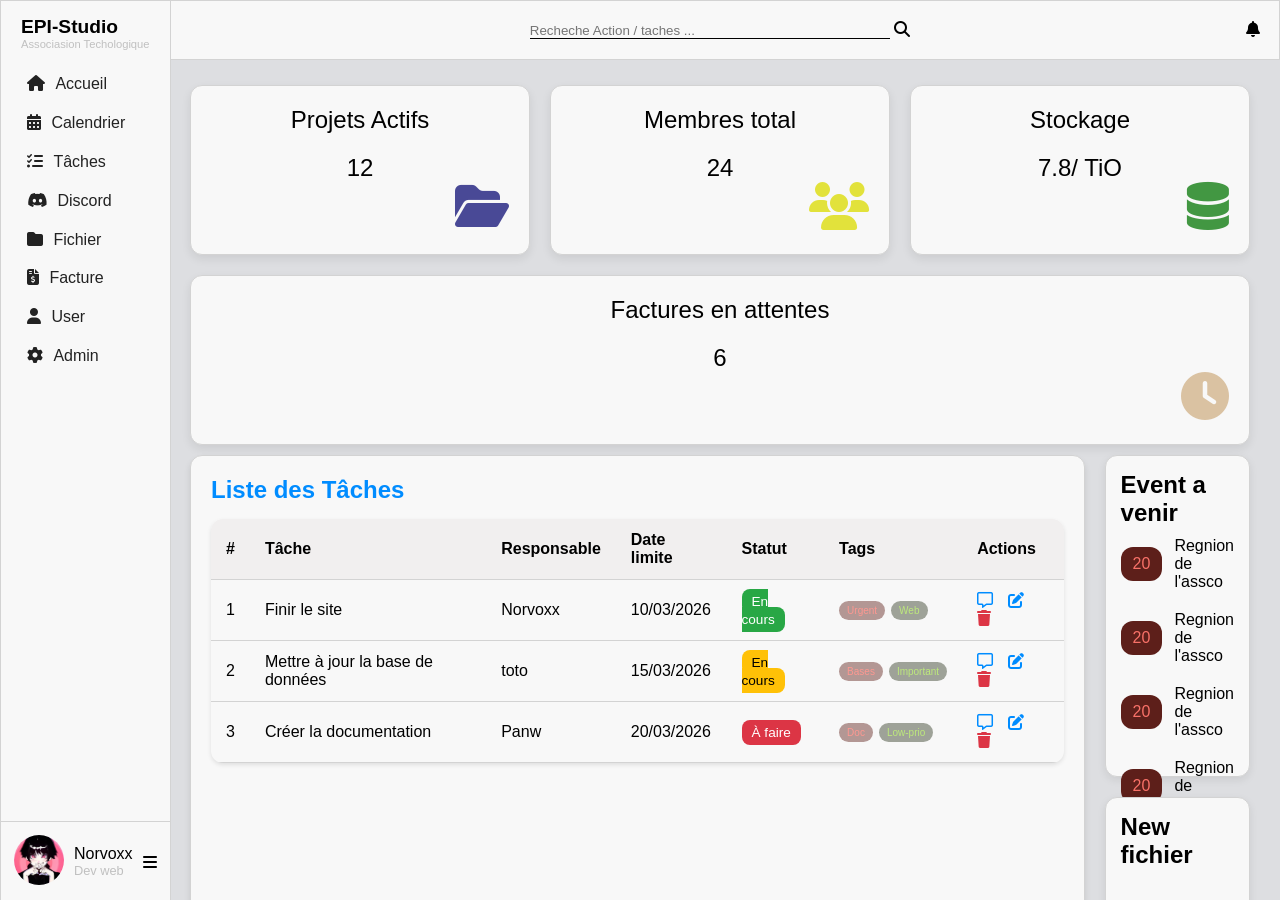
<file: index.html>
<!doctype html>
<html lang="en">
  <head>
    <meta charset="UTF-8" />
    <meta name="viewport" content="width=device-width, initial-scale=1.0" />
    <title>EPI Comptability</title>
    <link rel="stylesheet" href="./css/root.css" />
    <link rel="stylesheet" href="./css/nav-left.css" />
    <link rel="stylesheet" href="./css/header.css" />

    <link rel="stylesheet" href="./css/pages/taches.css" />

    <link rel="stylesheet" href="./css/pages/index.css" />
    <link
      rel="stylesheet"
      href="https://cdnjs.cloudflare.com/ajax/libs/font-awesome/6.5.0/css/all.min.css"
    />
  </head>

  <body>
    <section class="container-nav-left">
      <nav class="nav-left">
        <div>
          <div class="container-title">
            <div class="title-text">
              <span class="main-title">EPI<span>-Studio</span></span>
              <span class="subtitle">Associasion Techologique</span>
            </div>
          </div>
          <ul>
            <!-- i acceuil-->
            <li>
              <a href="/index.html">
                <i class="fa-solid fa-house"></i>
                <p>Accueil</p>
              </a>
            </li>

            <!-- i calendrier-->
            <li>
              <a href="/calendrier.html">
                <i class="fa-solid fa-calendar-days"></i>
                <p>Calendrier</p>
              </a>
            </li>

            <!-- i taches-->
            <li>
              <a href="/taches.html">
                <i class="fa-solid fa-list-check"></i>
                <p>Tâches</p>
              </a>
            </li>

            <!-- i discord-->
            <li>
              <a href="#">
                <i class="fa-brands fa-discord"></i>
                <p>Discord</p>
              </a>
            </li>

            <!-- i fichier-->
            <li>
              <a href="/fichier.html">
                <i class="fa-solid fa-folder"></i>
                <p>Fichier</p>
              </a>
            </li>

            <!-- i facture-->

            <li>
              <a href="/facture.html">
                <i class="fa-solid fa-file-invoice-dollar"></i>
                <p>Facture</p>
              </a>
            </li>

            <!-- i user-->
            <li>
              <a href="/user.html">
                <i class="fa-solid fa-user"></i>
                <p>User</p>
              </a>
            </li>

            <!-- i admin-->
            <li>
              <a href="/admin.html">
                <i class="fa-solid fa-gear"></i>
                <p>Admin</p>
              </a>
            </li>
          </ul>
        </div>
        <div class="nav-login">
          <div><img src="./imgs/logoNorvoxx.png" alt="" /></div>
          <div>
            <p>Norvoxx</p>
            <p class="subtitle">Dev web</p>
          </div>
          <i class="fa-solid fa-bars"></i>
        </div>
      </nav>
    </section>

    <main class="main-container">
    <section class="main-container">
        <section class="header-container">
          <header>
            <div class="header-search">
              <input type="text" placeholder="Recheche Action / taches ..." />
              <!-- https://fontawesome.com/icons/magnifying-glass?f=classic&s=solid -->
              <i class="fa-solid fa-magnifying-glass"></i>
            </div>
            <ul>
              <li>
                <!-- https://fontawesome.com/icons/bell?f=classic&s=solid -->
                <i class="fa-solid fa-bell"></i>
              </li>
            </ul>
          </header>
        </section>

        <section class="dashboard">
          <div class="top-box">
            <div class="box box-actif">
              <span class="title-box">Projets Actifs</span>
              <span class="number-box">12</span>
              <!--https://fontawesome.com/icons/diagram-project?s=solid-->
              <!--https://fontawesome.com/icons/folder-open?s=solid-->
              <i class="fa-solid fa-folder-open"></i>
              <!-- <i class="fa-solid fa-diagram-project"></i> -->
            </div>
            <div class="box box-membres">
              <span class="title-box">Membres total</span>
              <span class="number-box">24</span>
              <!--https://fontawesome.com/v4/icon/users-->
              <i class="fa-solid fa-users"></i>
            </div>
            <div class="box box-stockage">
              <span class="title-box">Stockage</span>
              <span class="number-box">7.8/ TiO</span>
              <!--https://fontawesome.com/icons/database?s=solid-->
              <i class="fa-solid fa-database"></i>
            </div>
            <div class="box box-attente">
              <span class="title-box">Factures en attentes</span>
              <span class="number-box">6</span>
              <!--https://fontawesome.com/icons/clock?s=solid-->
              <i class="fa-solid fa-clock"></i>
            </div>
          </div>
          <div class="main-box">
            <div>
              <div class="box table">
                <div class="task-table-container">
                  <h2>Liste des Tâches</h2>
                  <table class="task-table">
                    <thead>
                      <tr>
                        <th>#</th>
                        <th>Tâche</th>
                        <th>Responsable</th>
                        <th>Date limite</th>
                        <th>Statut</th>
                        <th>Tags</th>
                        <th>Actions</th>
                      </tr>
                    </thead>
                    <tbody>
                      <tr>
                        <td>1</td>
                        <td>Finir le site</td>
                        <td>Norvoxx</td>
                        <td>10/03/2026</td>
                        <td><span class="status completed">En cours</span></td>
                        <td>
                          <ul class="tag">
                            <li>Urgent</li>
                            <li>Web</li>
                          </ul>
                        </td>
                        <td>
                          <i class="fa-regular fa-message edit"></i>
                          <i class="fa-solid fa-pen-to-square edit"></i>
                          <i class="fa-solid fa-trash delete"></i>
                        </td>
                      </tr>
                      <tr>
                        <td>2</td>
                        <td>Mettre à jour la base de données</td>
                        <td>toto</td>
                        <td>15/03/2026</td>
                        <td>
                          <span class="status in-progress">En cours</span>
                        </td>
                        <td>
                          <ul class="tag">
                            <li>Bases</li>
                            <li>Important</li>
                          </ul>
                        </td>
                        <td>
                          <i class="fa-regular fa-message edit"></i>
                          <i class="fa-solid fa-pen-to-square edit"></i>
                          <i class="fa-solid fa-trash delete"></i>
                        </td>
                      </tr>
                      <tr>
                        <td>3</td>
                        <td>Créer la documentation</td>
                        <td>Panw</td>
                        <td>20/03/2026</td>
                        <td><span class="status pending">À faire</span></td>
                        <td>
                          <ul class="tag">
                            <li>Doc</li>
                            <li>Low-prio</li>
                          </ul>
                        </td>
                        <td>
                          <i class="fa-regular fa-message edit"></i>
                          <i class="fa-solid fa-pen-to-square edit"></i>
                          <i class="fa-solid fa-trash delete"></i>
                        </td>
                      </tr>
                    </tbody>
                  </table>
                </div>
              </div>
            </div>
            <div class="event-box">
              <div class="box">
                <h2>Event a venir</h2>
                <ul>
                  <li class="event-list">
                    <p>20</p>
                    <p>Regnion de l'assco</p>
                  </li>
                  <li class="event-list">
                    <p>20</p>
                    <p>Regnion de l'assco</p>
                  </li>
                  <li class="event-list">
                    <p>20</p>
                    <p>Regnion de l'assco</p>
                  </li>
                  <li class="event-list">
                    <p>20</p>
                    <p>Regnion de l'assco</p>
                  </li>
                </ul>
              </div>
              <div class="box">
                <h2>New fichier</h2>
              </div>
            </div>
          </div>
        </section>
      </main>
    </section>
  </body>
</html>
</file>
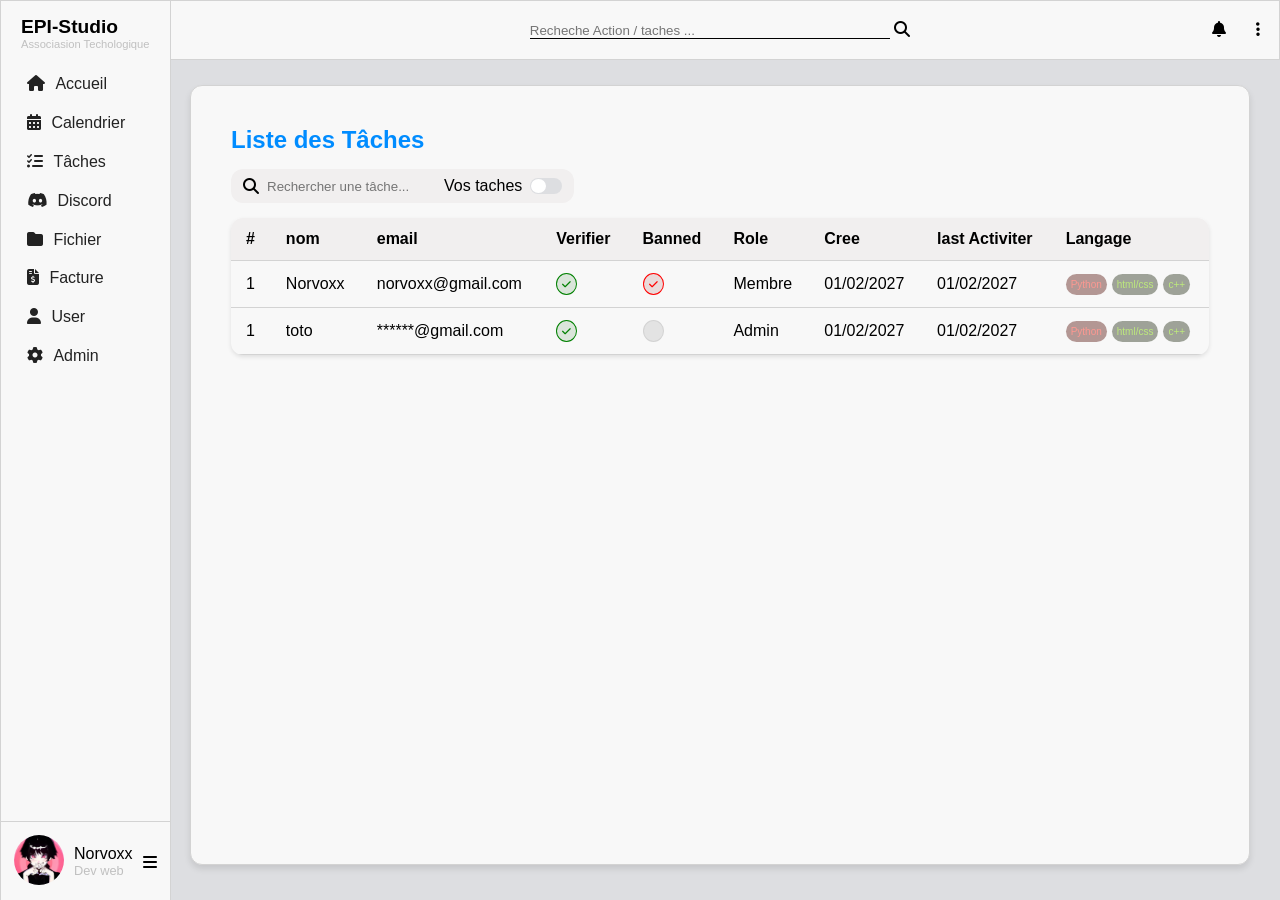
<file: admin.html>
<!doctype html>
<html lang="en">

<head>
    <meta charset="UTF-8" />
    <meta name="viewport" content="width=device-width, initial-scale=1.0" />
    <title>EPI Comptability</title>
    <link rel="stylesheet" href="./css/root.css" />
    <link rel="stylesheet" href="./css/nav-left.css" />
    <link rel="stylesheet" href="./css/header.css" />

    <link rel="stylesheet" href="./css/chekbox.css">

    <link rel="stylesheet" href="./css/pages/taches.css">
    <link rel="stylesheet" href="./css/admin.css">
    <link rel="stylesheet" href="./css/modals/root.css">

    <!-- <link rel="stylesheet" href="./css/main.css" /> -->
    <link rel="stylesheet" href="https://cdnjs.cloudflare.com/ajax/libs/font-awesome/6.5.0/css/all.min.css" />
</head>

<body>
    <section class="container-nav-left">
        <nav class="nav-left">
            <div>
                <div class="container-title">
                    <!-- <img class="nav-logo" src="/imgs/logo.png" alt="logo" /> -->
                    <div class="title-text">
                        <span class="main-title">EPI<span>-Studio</span></span>
                        <span class="subtitle">Associasion Techologique</span>
                    </div>
                </div>
                 <ul>
            <!-- i acceuil-->
            <li>
              <a href="/index.html">
                <i class="fa-solid fa-house"></i>
                <p>Accueil</p>
              </a>
            </li>

            <!-- i calendrier-->
            <li>
              <a href="/calendrier.html">
                <i class="fa-solid fa-calendar-days"></i>
                <p>Calendrier</p>
              </a>
            </li>

            <!-- i taches-->
            <li>
              <a href="/taches.html">
                <i class="fa-solid fa-list-check"></i>
                <p>Tâches</p>
              </a>
            </li>

            <!-- i discord-->
            <li>
              <a href="#">
                <i class="fa-brands fa-discord"></i>
                <p>Discord</p>
              </a>
            </li>

            <!-- i fichier-->
            <li>
              <a href="/fichier.html">
                <i class="fa-solid fa-folder"></i>
                <p>Fichier</p>
              </a>
            </li>

            <!-- i facture-->

            <li>
              <a href="/facture.html">
                <i class="fa-solid fa-file-invoice-dollar"></i>
                <p>Facture</p>
              </a>
            </li>

            <!-- i user-->
            <li>
              <a href="/user.html">
                <i class="fa-solid fa-user"></i>
                <p>User</p>
              </a>
            </li>

            <!-- i admin-->
            <li>
              <a href="/admin.html">
                <i class="fa-solid fa-gear"></i>
                <p>Admin</p>
              </a>
            </li>
          </ul>
            </div>
            <div class="nav-login">
                <div><img src="./imgs/logoNorvoxx.png" alt="" /></div>
                <div>
                    <p>Norvoxx</p>
                    <p class="subtitle">Dev web</p>
                </div>
                <i class="fa-solid fa-bars"></i>
            </div>
        </nav>
    </section>

    <section class="main-container">
        <main class="main-container">
            <section class="header-container">
                <header>
                    <div class="header-search">
                        <input type="text" placeholder="Recheche Action / taches ..." />
                        <!-- https://fontawesome.com/icons/magnifying-glass?f=classic&s=solid -->
                        <i class="fa-solid fa-magnifying-glass"></i>
                    </div>
                    <ul>
                        <li>
                            <!-- https://fontawesome.com/icons/bell?f=classic&s=solid -->
                            <i class="fa-solid fa-bell"></i>
                        </li>
                        <li>
                            <!-- https://fontawesome.com/icons/bars?f=classic&s=solid -->
                            <!-- https://fontawesome.com/icons/ellipsis-vertical?f=classic&s=solid -->
                            <i class="fa-solid fa-ellipsis-vertical"></i>
                        </li>
                    </ul>
                </header>
            </section>

            <section class="dashboard">

                <div class="box">
                    <div class="task-table-container">
                        <div class="task-table-container">
                            <h2>Liste des Tâches</h2>
                            <div class="task-table-nav">
                                <div class="task-search">
                                    <i class="fa-solid fa-magnifying-glass"></i>
                                    <input type="text" placeholder="Rechercher une tâche..." id="searchTask">

                                    <p>Vos taches</p>
                                    <div class="checkbox-wrapper-6">
                                        <input class="tgl tgl-light" id="cb1-6" type="checkbox" />
                                        <label class="tgl-btn" for="cb1-6">
                                    </div>
                                </div>
                            </div>

                            <table class="task-table">
                                <thead>
                                    <tr>
                                        <th>#</th>
                                        <th>nom</th>
                                        <th>email</th>
                                        <th>Verifier</th>
                                        <th>Banned</th>
                                        <th>Role</th>
                                        <th>Cree</th>
                                        <th>last Activiter</th>
                                        <th>Langage</th>
                                    </tr>
                                </thead>
                                <tbody>
                                    <tr>
                                        <td>1</td>
                                        <td>Norvoxx</td>
                                        <td>norvoxx@gmail.com</td>
                                        <td>
                                            <div class="check">
                                                <i class="fa-solid fa-check verif"></i>
                                            </div>
                                        </td>
                                        <td>
                                            <div class="check">
                                                <i class="fa-solid fa-check banned"></i>
                                            </div>
                                        </td>
                                        <td>
                                            Membre
                                        </td>
                                        <td>
                                            01/02/2027
                                        </td>
                                        <td>
                                            01/02/2027
                                        </td>
                                        <td>
                                            <ul class="tag-list">
                                                <li>Python</li>
                                                <li>html/css</li>
                                                <li>c++</li>
                                            </ul>
                                        </td>
                                    </tr>
                                    <tr>
                                        <td>1</td>
                                        <td>toto</td>
                                        <td>******@gmail.com</td>
                                        <td>
                                            <div class="check">
                                                <i class="fa-solid fa-check verif"></i>
                                            </div>
                                        </td>
                                        <td>
                                            <div class="check">
                                                <i class="fa-solid fa-check "></i>
                                            </div>
                                        </td>
                                        <td>
                                            Admin
                                        </td>
                                        <td>
                                            01/02/2027
                                        </td>
                                        <td>
                                            01/02/2027
                                        </td>
                                        <td>
                                            <ul class="tag-list">
                                                <li>Python</li>
                                                <li>html/css</li>
                                                <li>c++</li>
                                            </ul>
                                        </td>

                                    </tr>
                                </tbody>
                            </table>
                        </div>
                    </div>
            </section>
        </main>
    </section>


</body>

</html>
</file>
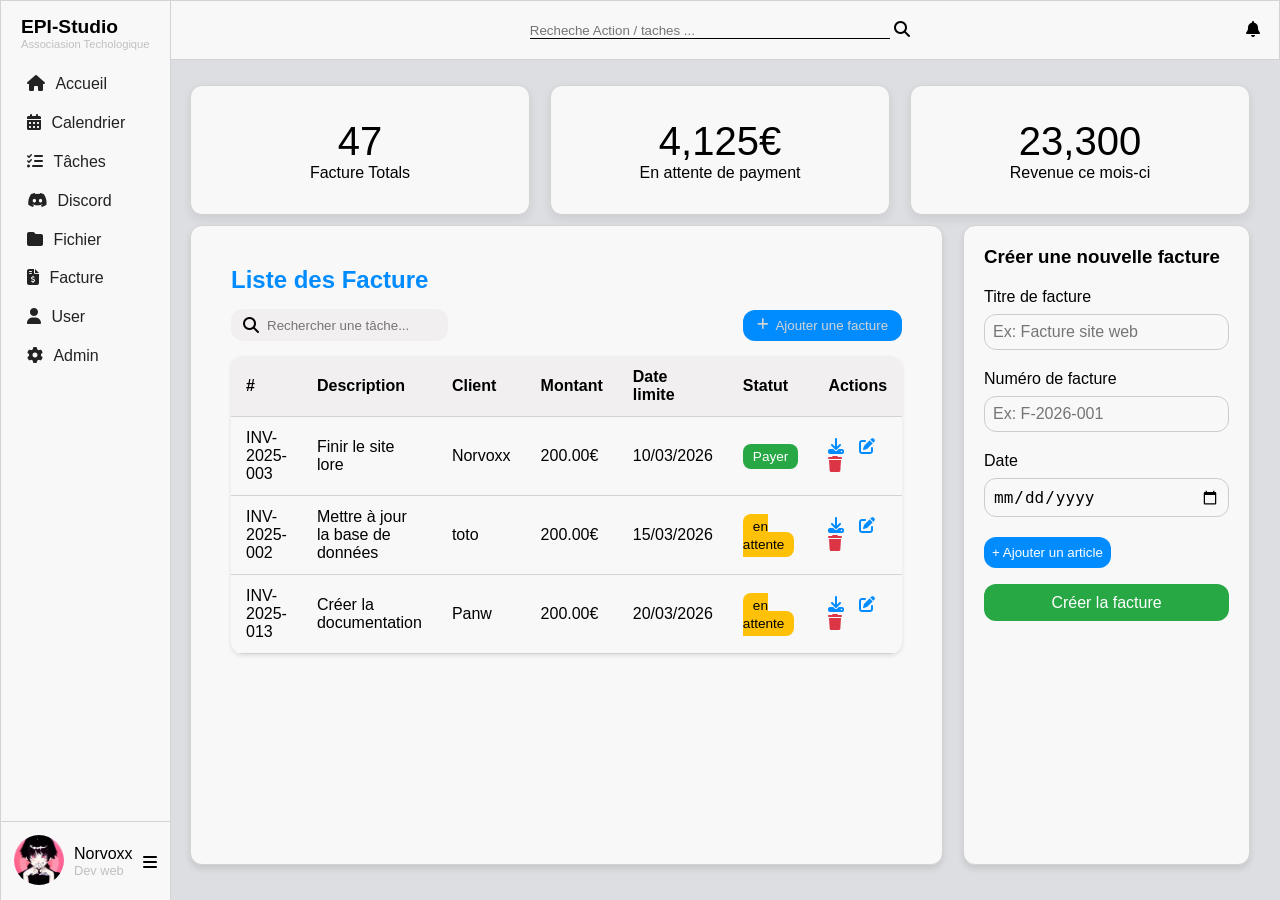
<file: facture.html>
<!doctype html>
<html lang="en">
  <head>
    <meta charset="UTF-8" />
    <meta name="viewport" content="width=device-width, initial-scale=1.0" />
    <title>EPI Comptability</title>
    <link rel="stylesheet" href="./css/root.css" />
    <link rel="stylesheet" href="./css/nav-left.css" />
    <link rel="stylesheet" href="./css/header.css" />

    <link rel="stylesheet" href="./css/chekbox.css" />

    <link rel="stylesheet" href="./css/pages/taches.css" />
    <link rel="stylesheet" href="./css/pages/facture.css" />

    <!-- <link rel="stylesheet" href="./css/main.css" /> -->
    <link
      rel="stylesheet"
      href="https://cdnjs.cloudflare.com/ajax/libs/font-awesome/6.5.0/css/all.min.css"
    />
  </head>

  <body>
    <section class="container-nav-left">
      <nav class="nav-left">
        <div>
          <div class="container-title">
            <!-- <img class="nav-logo" src="/imgs/logo.png" alt="logo" /> -->
            <div class="title-text">
              <span class="main-title">EPI<span>-Studio</span></span>
              <span class="subtitle">Associasion Techologique</span>
            </div>
          </div>
          <ul>
            <!-- i acceuil-->
            <li>
              <a href="/index.html">
                <i class="fa-solid fa-house"></i>
                <p>Accueil</p>
              </a>
            </li>

            <!-- i calendrier-->
            <li>
              <a href="/calendrier.html">
                <i class="fa-solid fa-calendar-days"></i>
                <p>Calendrier</p>
              </a>
            </li>

            <!-- i taches-->
            <li>
              <a href="/taches.html">
                <i class="fa-solid fa-list-check"></i>
                <p>Tâches</p>
              </a>
            </li>

            <!-- i discord-->
            <li>
              <a href="#">
                <i class="fa-brands fa-discord"></i>
                <p>Discord</p>
              </a>
            </li>

            <!-- i fichier-->
            <li>
              <a href="/fichier.html">
                <i class="fa-solid fa-folder"></i>
                <p>Fichier</p>
              </a>
            </li>

            <!-- i facture-->

            <li>
              <a href="/facture.html">
                <i class="fa-solid fa-file-invoice-dollar"></i>
                <p>Facture</p>
              </a>
            </li>

            <!-- i user-->
            <li>
              <a href="/user.html">
                <i class="fa-solid fa-user"></i>
                <p>User</p>
              </a>
            </li>

            <!-- i admin-->
            <li>
              <a href="/admin.html">
                <i class="fa-solid fa-gear"></i>
                <p>Admin</p>
              </a>
            </li>
          </ul>
        </div>
        <div class="nav-login">
          <div><img src="./imgs/logoNorvoxx.png" alt="" /></div>
          <div>
            <p>Norvoxx</p>
            <p class="subtitle">Dev web</p>
          </div>
          <i class="fa-solid fa-bars"></i>
        </div>
      </nav>
    </section>

    <section class="main-container">
      <main class="main-container">
        <section class="header-container">
          <header>
            <div class="header-search">
              <input type="text" placeholder="Recheche Action / taches ..." />
              <!-- https://fontawesome.com/icons/magnifying-glass?f=classic&s=solid -->
              <i class="fa-solid fa-magnifying-glass"></i>
            </div>
            <ul>
              <li>
                <!-- https://fontawesome.com/icons/bell?f=classic&s=solid -->
                <i class="fa-solid fa-bell"></i>
              </li>
            </ul>
          </header>
        </section>
        <section class="dashboard">
          <div class="top-box">
            <div class="box">
              <p>47</p>
              <p>Facture Totals</p>
            </div>
            <div class="box">
              <p>4,125€</p>
              <p>En attente de payment</p>
            </div>
            <div class="box">
              <p>23,300</p>
              <p>Revenue ce mois-ci</p>
            </div>
            <!-- <div class="box"></div> -->
          </div>
          <div class="toto">
            <div class="box tableaux">
              <div class="task-table-container">
                <div class="task-table-container">
                  <h2>Liste des Facture</h2>
                  <div class="task-table-nav">
                    <div class="task-search">
                      <i class="fa-solid fa-magnifying-glass"></i>
                      <input
                        type="text"
                        placeholder="Rechercher une tâche..."
                        id="searchTask"
                      />
                    </div>
                    <button class="btn-add-task">
                      <i class="fa-solid fa-plus"></i>
                      Ajouter une facture
                    </button>
                  </div>

                  <table class="task-table">
                    <thead>
                      <tr>
                        <th>#</th>
                        <th>Description</th>
                        <th>Client</th>
                        <th>Montant</th>
                        <th>Date limite</th>
                        <th>Statut</th>
                        <th>Actions</th>
                      </tr>
                    </thead>
                    <tbody id="t-body">
                      <tr>
                        <td>INV-2025-003</td>
                        <td>Finir le site lore</td>
                        <td>Norvoxx</td>
                        <td>200.00€</td>
                        <td>10/03/2026</td>
                        <td><span class="status completed">Payer</span></td>
                        <td>
                          <i class="fa-solid fa-download edit"></i>
                          <i class="fa-solid fa-pen-to-square edit"></i>
                          <i class="fa-solid fa-trash delete"></i>
                        </td>
                      </tr>
                      <tr>
                        <td>INV-2025-002</td>
                        <td>Mettre à jour la base de données</td>
                        <td>toto</td>
                        <td>200.00€</td>
                        <td>15/03/2026</td>
                        <td>
                          <span class="status in-progress">en attente</span>
                        </td>
                        <td>
                          <i class="fa-solid fa-download edit"></i>
                          <i class="fa-solid fa-pen-to-square edit"></i>
                          <i class="fa-solid fa-trash delete"></i>
                        </td>
                      </tr>
                      <tr>
                        <td>INV-2025-013</td>
                        <td>Créer la documentation</td>
                        <td>Panw</td>
                        <td>200.00€</td>
                        <td>20/03/2026</td>
                        <td>
                          <span class="status in-progress">en attente</span>
                        </td>
                        <td>
                          <i class="fa-solid fa-download edit"></i>
                          <i class="fa-solid fa-pen-to-square edit"></i>
                          <i class="fa-solid fa-trash delete"></i>
                        </td>
                      </tr>
                    </tbody>
                  </table>
                </div>
              </div>
            </div>
            <div class="box facture-add">
              <h3>Créer une nouvelle facture</h3>

              <label for="facture-titre">Titre de facture</label>
              <input
                type="text"
                id="facture-titre"
                placeholder="Ex: Facture site web"
              />

              <label for="facture-numero">Numéro de facture</label>
              <input
                type="text"
                id="facture-numero"
                placeholder="Ex: F-2026-001"
              />

              <label for="facture-date">Date</label>
              <input type="date" id="facture-date" />

              <div class="add-facture-header-article">
                <div class="aricles-list"></div>

                <button class="add-article-btn">+ Ajouter un article</button>
              </div>

              <button class="submit-btn">Créer la facture</button>
            </div>
          </div>
        </section>
      </main>
    </section>
  </body>

  <script>
    const articleAdd = document.querySelector(".add-article-btn");
    const articleList = document.querySelector(".aricles-list");

    let articleCmp = 0;

    function addFactureConfig() {
      let el = `
    <div class="add-facture-header-groups article">
    <div class="article-header">
        <label>Article / Service</label>
        <button type="button" id="article-toggle" onclick="toggleProduit(${articleCmp})" class="toggle-article toggle-${articleCmp}">▼</button>
    </div>
    <div class="article-content article-${articleCmp}">
        <div>
            <div class="article-titre">
                <input type="text" id="article-titre-${articleCmp}" placeholder="Nom de l'article" />
                </div>
                <div class="article-prix">
                    <input type="number" id="article-qte-${articleCmp}" placeholder="Qté" />
                    <input type="number" id="article-prix-${articleCmp}" placeholder="Prix" />
                </div>
            </div>    
        </div>
    </div>
    `;
      articleList.insertAdjacentHTML("beforeend", el);
      articleCmp++;
    }
    articleAdd.addEventListener("click", () => {
      addFactureConfig();
    });

    function toggleProduit(id) {
      let articleContent = document.querySelector(`.article-${id}`);
      let toggleBtn = document.querySelector(`.toggle-${id}`);

      articleContent.classList.toggle("closed");

      if (articleContent.classList.contains("closed")) {
        toggleBtn.textContent = "►";
      } else {
        toggleBtn.textContent = "▼";
      }
    }
  </script>
  <script src="/JS/search.js"></script>
</html>
</file>
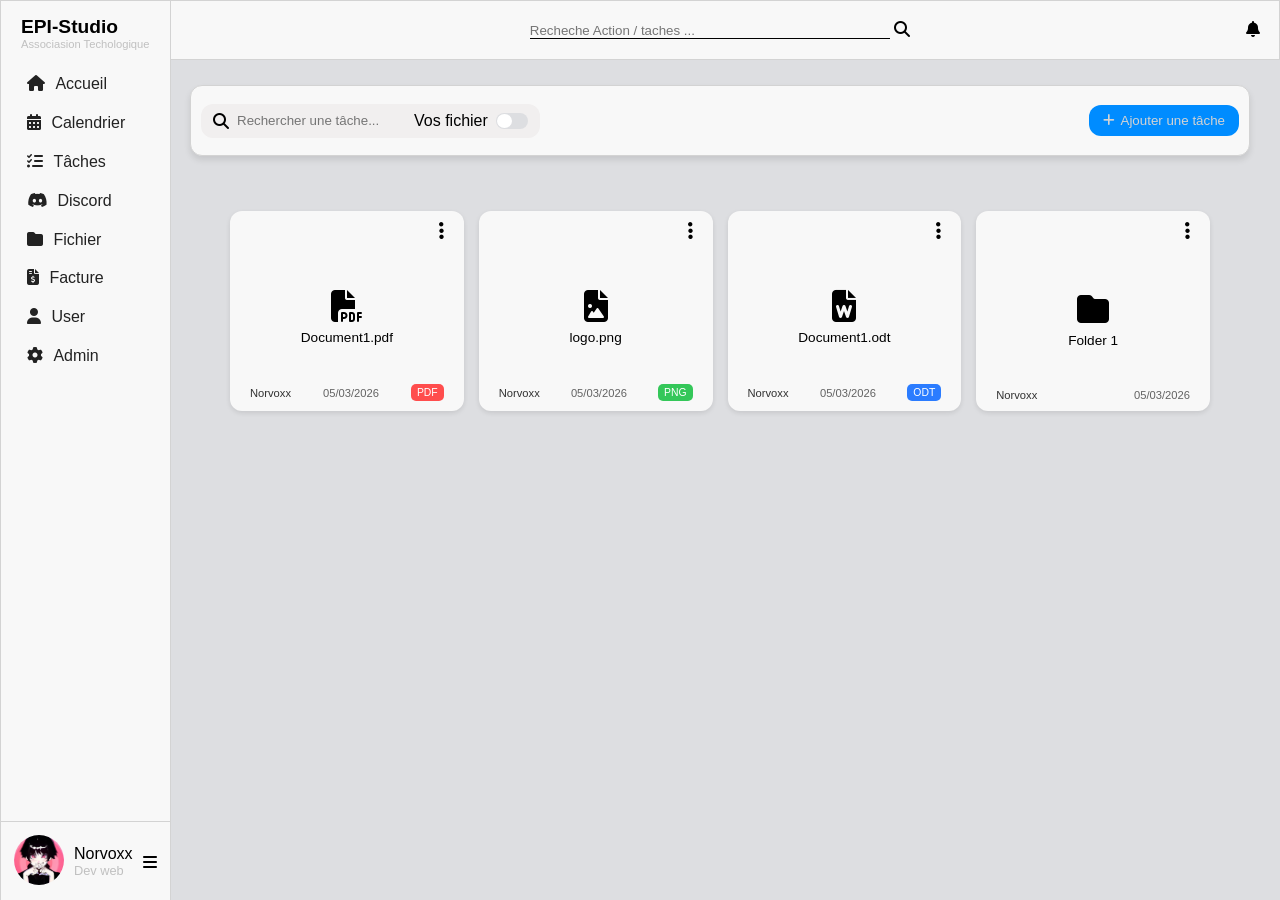
<file: fichier.html>
<!doctype html>
<html lang="en">

<head>
    <meta charset="UTF-8" />
    <meta name="viewport" content="width=device-width, initial-scale=1.0" />
    <title>EPI Comptability</title>
    <link rel="stylesheet" href="./css/root.css" />

    <link rel="stylesheet" href="./css/nav-left.css" />
    <link rel="stylesheet" href="./css/header.css" />
    <link rel="stylesheet" href="./css/chekbox.css">

    <link rel="stylesheet" href="./css/pages/fichier.css">

    <!-- <link rel="stylesheet" href="./css/main.css" /> -->
    <link rel="stylesheet" href="https://cdnjs.cloudflare.com/ajax/libs/font-awesome/6.5.0/css/all.min.css" />
</head>

<body>
    <section class="container-nav-left">
        <nav class="nav-left">
            <div>
                <div class="container-title">
                    <!-- <img class="nav-logo" src="/imgs/logo.png" alt="logo" /> -->
                    <div class="title-text">
                        <span class="main-title">EPI<span>-Studio</span></span>
                        <span class="subtitle">Associasion Techologique</span>
                    </div>
                </div>
                <ul>
                    <!-- i acceuil-->
                    <li>
                        <a href="/index.html">
                            <i class="fa-solid fa-house"></i>
                            <p>Accueil</p>
                        </a>
                    </li>

                    <!-- i calendrier-->
                    <li>
                        <a href="/calendrier.html">
                            <i class="fa-solid fa-calendar-days"></i>
                            <p>Calendrier</p>
                        </a>
                    </li>

                    <!-- i taches-->
                    <li>
                        <a href="/taches.html">
                            <i class="fa-solid fa-list-check"></i>
                            <p>Tâches</p>
                        </a>
                    </li>

                    <!-- i discord-->
                    <li>
                        <a href="#">
                            <i class="fa-brands fa-discord"></i>
                            <p>Discord</p>
                        </a>
                    </li>

                    <!-- i fichier-->
                    <li>
                        <a href="/fichier.html">
                            <i class="fa-solid fa-folder"></i>
                            <p>Fichier</p>
                        </a>
                    </li>

                    <!-- i facture-->

                    <li>
                        <a href="/facture.html">
                            <i class="fa-solid fa-file-invoice-dollar"></i>
                            <p>Facture</p>
                        </a>
                    </li>

                    <!-- i user-->
                    <li>
                        <a href="/user.html">
                            <i class="fa-solid fa-user"></i>
                            <p>User</p>
                        </a>
                    </li>

                    <!-- i admin-->
                    <li>
                        <a href="/admin.html">
                            <i class="fa-solid fa-gear"></i>
                            <p>Admin</p>
                        </a>
                    </li>
                </ul>
            </div>
            <div class="nav-login">
                <div><img src="./imgs/logoNorvoxx.png" alt="" /></div>
                <div>
                    <p>Norvoxx</p>
                    <p class="subtitle">Dev web</p>
                </div>
                <i class="fa-solid fa-bars"></i>
            </div>
        </nav>
    </section>

    <section class="main-container">
        <main class="main-container">
            <section class="header-container">
                <header>
                    <div class="header-search">
                        <input type="text" placeholder="Recheche Action / taches ..." />
                        <!-- https://fontawesome.com/icons/magnifying-glass?f=classic&s=solid -->
                        <i class="fa-solid fa-magnifying-glass"></i>
                    </div>
                    <ul>
                        <li>
                            <!-- https://fontawesome.com/icons/bell?f=classic&s=solid -->
                            <i class="fa-solid fa-bell"></i>
                        </li>
                     
                    </ul>
                </header>
            </section>

            <section class="dashboard">
                <div class="box">
                    <div class="task-table-nav">
                        <div class="task-search">
                            <i class="fa-solid fa-magnifying-glass"></i>
                            <input type="text" placeholder="Rechercher une tâche..." id="searchTask">

                            <p>Vos fichier</p>
                            <div class="checkbox-wrapper-6">
                                <input class="tgl tgl-light" id="cb1-6" type="checkbox" />
                                <label class="tgl-btn" for="cb1-6">
                            </div>
                        </div>
                        <button class="btn-add-task modal-trigger">
                            <i class="fa-solid fa-plus"></i>
                            Ajouter une tâche
                        </button>
                    </div>

                </div>

                <div class="biblio">
                    <div class="card">
                        <div class="top-card">
                            <i class="fa-solid fa-ellipsis-vertical"></i>
                        </div>

                        <div class="file-info">
                            <i class="fa-solid fa-file-pdf"></i>
                            <p class="file-name">Document1.pdf</p>
                        </div>

                        <div class="card-meta">
                            <span class="creator">Norvoxx</span>
                            <span class="date">05/03/2026</span>
                            <span class="tag pdf">PDF</span>
                        </div>

                    </div>
                    <div class="card">
                        <div class="top-card">
                            <i class="fa-solid fa-ellipsis-vertical"></i>
                        </div>

                        <div class="file-info">
                            <i class="fa-solid fa-file-image"></i>
                            <p class="file-name">logo.png</p>
                        </div>

                        <div class="card-meta">
                            <span class="creator">Norvoxx</span>
                            <span class="date">05/03/2026</span>
                            <span class="tag img">PNG</span>
                        </div>

                    </div>
                    <div class="card">
                        <div class="top-card">
                            <i class="fa-solid fa-ellipsis-vertical"></i>
                        </div>

                        <div class="file-info">
                            <i class="fa-solid fa-file-word"></i>
                            <p class="file-name">Document1.odt</p>
                        </div>

                        <div class="card-meta">
                            <span class="creator">Norvoxx</span>
                            <span class="date">05/03/2026</span>
                            <span class="tag doc">ODT</span>
                        </div>

                    </div>
                    <div class="card">
                        <div class="top-card">
                            <i class="fa-solid fa-ellipsis-vertical"></i>
                        </div>

                        <div class="file-info">
                            <i class="fa-solid fa-folder"></i>
                            <p class="file-name">Folder 1</p>
                        </div>

                        <div class="card-meta">
                            <span class="creator">Norvoxx</span>
                            <span class="date">05/03/2026</span>

                        </div>

                    </div>
                </div>
            </section>
        </main>
    </section>
    <script>
        const search = document.getElementById("searchTask");
        const cards = document.querySelectorAll('.card');
        
        search.addEventListener('input', (e) => {
            let recherche = e.target.value.toLowerCase();
            cards.forEach((card) => {
                let name = card.querySelector(".file-name").innerText.toLowerCase();
                let creator = card.querySelector(".creator").innerText.toLowerCase();
                let date = card.querySelector(".date").innerText.toLowerCase();
                if (
                    !(
                        name.includes(recherche) ||
                        creator.includes(recherche) ||
                        date.includes(recherche)

                    )
                ) {
                    card.classList.add('inactif');
                } else
                    card.classList.remove('inactif');

            })
        })
    </script>
</body>

</html>
</file>
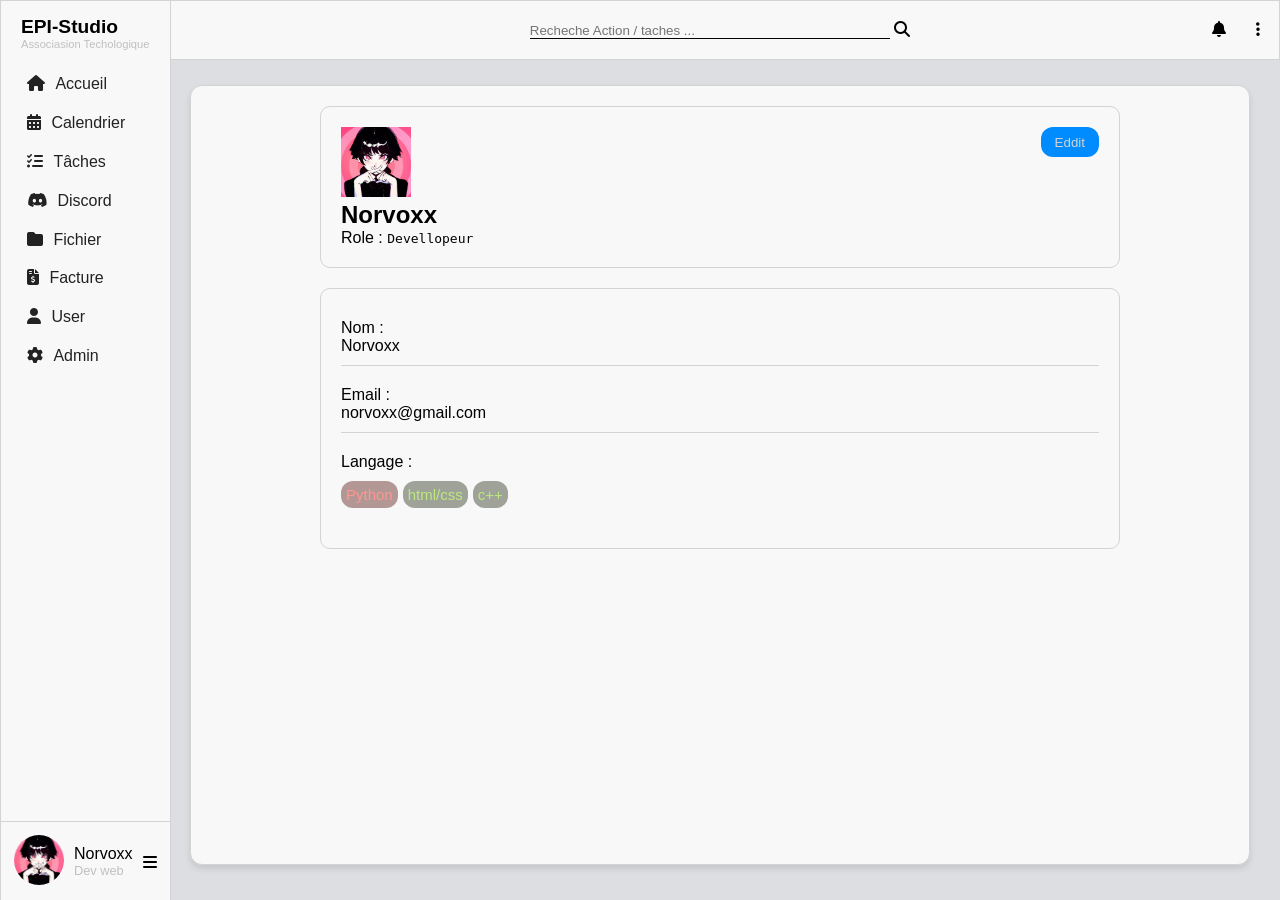
<file: profile.html>
<!doctype html>
<html lang="en">

<head>
    <meta charset="UTF-8" />
    <meta name="viewport" content="width=device-width, initial-scale=1.0" />
    <title>EPI Comptability</title>
    <link rel="stylesheet" href="./css/root.css" />
    <link rel="stylesheet" href="./css/nav-left.css" />
    <link rel="stylesheet" href="./css/header.css" />

    <link rel="stylesheet" href="./css/chekbox.css">

    <!-- <link rel="stylesheet" href="./css/pages/taches.css"> -->
    <link rel="stylesheet" href="./css/profile.css">
    <link rel="stylesheet" href="./css/modals/root.css">
    <!-- <link rel="stylesheet" href="./css/main.css" /> -->
    <link rel="stylesheet" href="https://cdnjs.cloudflare.com/ajax/libs/font-awesome/6.5.0/css/all.min.css" />
</head>

<body>
    <section class="container-nav-left">
        <nav class="nav-left">
            <div>
                <div class="container-title">
                    <!-- <img class="nav-logo" src="/imgs/logo.png" alt="logo" /> -->
                    <div class="title-text">
                        <span class="main-title">EPI<span>-Studio</span></span>
                        <span class="subtitle">Associasion Techologique</span>
                    </div>
                </div>
                <ul>
                    <!-- i acceuil-->
                    <li>
                        <a href="/index.html">
                            <i class="fa-solid fa-house"></i>
                            <p>Accueil</p>
                        </a>
                    </li>

                    <!-- i calendrier-->
                    <li>
                        <a href="/calendrier.html">
                            <i class="fa-solid fa-calendar-days"></i>
                            <p>Calendrier</p>
                        </a>
                    </li>

                    <!-- i taches-->
                    <li>
                        <a href="/taches.html">
                            <i class="fa-solid fa-list-check"></i>
                            <p>Tâches</p>
                        </a>
                    </li>

                    <!-- i discord-->
                    <li>
                        <a href="#">
                            <i class="fa-brands fa-discord"></i>
                            <p>Discord</p>
                        </a>
                    </li>

                    <!-- i fichier-->
                    <li>
                        <a href="/fichier.html">
                            <i class="fa-solid fa-folder"></i>
                            <p>Fichier</p>
                        </a>
                    </li>

                    <!-- i facture-->

                    <li>
                        <a href="/facture.html">
                            <i class="fa-solid fa-file-invoice-dollar"></i>
                            <p>Facture</p>
                        </a>
                    </li>

                    <!-- i user-->
                    <li>
                        <a href="#">
                            <i class="fa-solid fa-user"></i>
                            <p>User</p>
                        </a>
                    </li>

                    <!-- i admin-->
                    <li>
                        <a href="/admin.html">
                            <i class="fa-solid fa-gear"></i>
                            <p>Admin</p>
                        </a>
                    </li>
                </ul>
            </div>
            <div class="nav-login">
                <div><img src="./imgs/logoNorvoxx.png" alt="" /></div>
                <div>
                    <p>Norvoxx</p>
                    <p class="subtitle">Dev web</p>
                </div>
                <i class="fa-solid fa-bars"></i>
            </div>
        </nav>
    </section>
    <section class="main-container">
        <main class="main-container">
            <section class="header-container">
                <header>
                    <div class="header-search">
                        <input type="text" placeholder="Recheche Action / taches ..." />
                        <!-- https://fontawesome.com/icons/magnifying-glass?f=classic&s=solid -->
                        <i class="fa-solid fa-magnifying-glass"></i>
                    </div>
                    <ul>
                        <li>
                            <!-- https://fontawesome.com/icons/bell?f=classic&s=solid -->
                            <i class="fa-solid fa-bell"></i>
                        </li>
                        <li>
                            <!-- https://fontawesome.com/icons/bars?f=classic&s=solid -->
                            <!-- https://fontawesome.com/icons/ellipsis-vertical?f=classic&s=solid -->
                            <i class="fa-solid fa-ellipsis-vertical"></i>
                        </li>
                    </ul>
                </header>
            </section>

            <section class="dashboard">
                <div class="box ">
                    <div class="profil-box tyty">
                        <div>
                            <img class="logo-profil" src="./imgs/logoNorvoxx.png" alt="Norvoxx Avatar">
                            <div>
                                <h2>Norvoxx</h2>
                                <p>Role : <samp>Devellopeur</samp></p>
                            </div>
                        </div>
                        <button id="eddit-btn">Eddit</button>
                    </div>
                    <div class="profil-box">
                        <div class="toto">
                            <p>Nom :</p>
                            <p id="name">Norvoxx</p>
                        </div>
                        <div class="toto">
                            <p>Email :</p>
                            <p id="email">norvoxx@gmail.com</p>
                        </div>
                        <div class="toto">
                            <p>Langage : </p>
                            <ul class="tag-list">
                                <li>Python</li>
                                <li>html/css</li>
                                <li>c++</li>
                            </ul>
                        </div>
                    </div>
                </div>
            </section>
        </main>
    </section>
</body>
<script>
    const btn = document.getElementById("eddit-btn");
    let editing = false;

    btn.addEventListener("click", () => {
        const nameContainer = document.getElementById("name");
        const emailContainer = document.getElementById("email");

        if (!editing) {
            const nameInput = document.createElement("input");
            nameInput.type = "text";
            nameInput.value = nameContainer.textContent;
            nameInput.id = "nameInput";

            const emailInput = document.createElement("input");
            emailInput.type = "email";
            emailInput.value = emailContainer.textContent;
            emailInput.id = "emailInput";

            nameContainer.replaceWith(nameInput);
            emailContainer.replaceWith(emailInput);

            btn.textContent = "Save";
            editing = true;
        } else {
            const newName = document.getElementById("nameInput").value;
            const newEmail = document.getElementById("emailInput").value;

            const newNameP = document.createElement("p");
            newNameP.id = "name";
            newNameP.textContent = newName;

            const newEmailP = document.createElement("p");
            newEmailP.id = "email";
            newEmailP.textContent = newEmail;

            document.getElementById("nameInput").replaceWith(newNameP);
            document.getElementById("emailInput").replaceWith(newEmailP);

            btn.textContent = "Eddit";
            editing = false;
        }
    });
</script>

</html>
</file>
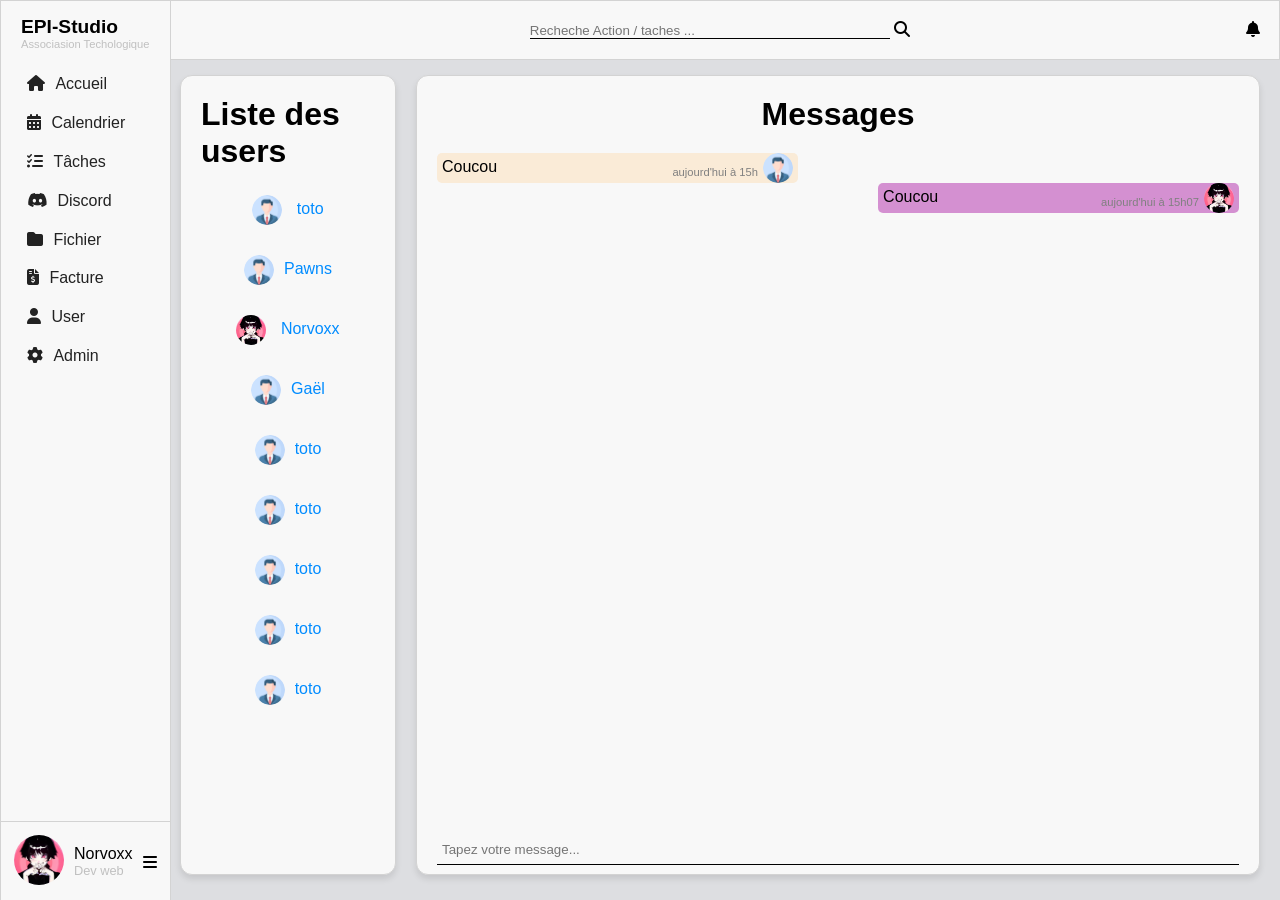
<file: user.html>
<!doctype html>
<html lang="en">
  <head>
    <meta charset="UTF-8" />
    <meta name="viewport" content="width=device-width, initial-scale=1.0" />
    <title>user</title>
    <link rel="stylesheet" href="./css/root.css" />
    <link rel="stylesheet" href="./css/nav-left.css" />
    <link rel="stylesheet" href="./css/header.css" />

    <link rel="stylesheet" href="./css/chekbox.css" />

    <link rel="stylesheet" href="./css/pages/taches.css" />
    <link rel="stylesheet" href="./css/pages/facture.css" />
    <link rel="stylesheet" href="./css/pages/user.css" />
    <link
      rel="stylesheet"
      href="https://cdnjs.cloudflare.com/ajax/libs/font-awesome/6.5.0/css/all.min.css"
    />
  </head>
  <body>
    <section class="container-nav-left">
      <nav class="nav-left">
        <div>
          <div class="container-title">
            <!-- <img class="nav-logo" src="/imgs/logo.png" alt="logo" /> -->
            <div class="title-text">
              <span class="main-title">EPI<span>-Studio</span></span>
              <span class="subtitle">Associasion Techologique</span>
            </div>
          </div>
          <ul>
            <!-- i acceuil-->
            <li>
              <a href="/index.html">
                <i class="fa-solid fa-house"></i>
                <p>Accueil</p>
              </a>
            </li>

            <!-- i calendrier-->
            <li>
              <a href="/calendrier.html">
                <i class="fa-solid fa-calendar-days"></i>
                <p>Calendrier</p>
              </a>
            </li>

            <!-- i taches-->
            <li>
              <a href="/taches.html">
                <i class="fa-solid fa-list-check"></i>
                <p>Tâches</p>
              </a>
            </li>

            <!-- i discord-->
            <li>
              <a href="#">
                <i class="fa-brands fa-discord"></i>
                <p>Discord</p>
              </a>
            </li>

            <!-- i fichier-->
            <li>
              <a href="/fichier.html">
                <i class="fa-solid fa-folder"></i>
                <p>Fichier</p>
              </a>
            </li>

            <!-- i facture-->

            <li>
              <a href="/facture.html">
                <i class="fa-solid fa-file-invoice-dollar"></i>
                <p>Facture</p>
              </a>
            </li>

            <!-- i user-->
            <li>
              <a href="/user.html">
                <i class="fa-solid fa-user"></i>
                <p>User</p>
              </a>
            </li>

            <!-- i admin-->
            <li>
              <a href="/admin.html">
                <i class="fa-solid fa-gear"></i>
                <p>Admin</p>
              </a>
            </li>
          </ul>
        </div>
        <div class="nav-login">
          <div><img src="./imgs/logoNorvoxx.png" alt="" /></div>
          <div>
            <p>Norvoxx</p>
            <p class="subtitle">Dev web</p>
          </div>
          <i class="fa-solid fa-bars"></i>
        </div>
      </nav>
    </section>
    <main class="main-container">
      <section class="main-container">
        <section class="header-container">
          <header>
            <div class="header-search">
              <input type="text" placeholder="Recheche Action / taches ..." />
              <!-- https://fontawesome.com/icons/magnifying-glass?f=classic&s=solid -->
              <i class="fa-solid fa-magnifying-glass"></i>
            </div>
            <ul>
              <li>
                <!-- https://fontawesome.com/icons/bell?f=classic&s=solid -->
                <i class="fa-solid fa-bell"></i>
              </li>
            </ul>
          </header>
        </section>
        <section class="box-membre">
          <div class="box liste-membre">
            <h1 class="title">Liste des users</h1>
            <ul>
              <li><img src="/imgs/profilh.png" alt="" /> toto</li>
              <li><img src="/imgs/profilh.png" alt="" />Pawns</li>
              <li><img src="/imgs/logoNorvoxx.png" alt="" /> Norvoxx</li>
              <li><img src="/imgs/profilh.png" alt="" />Gaël</li>
              <li><img src="/imgs/profilh.png" alt="" />toto</li>
              <li><img src="/imgs/profilh.png" alt="" />toto</li>
              <li><img src="/imgs/profilh.png" alt="" />toto</li>
              <li><img src="/imgs/profilh.png" alt="" />toto</li>
              <li><img src="/imgs/profilh.png" alt="" />toto</li>
            </ul>
          </div>

          <div class="box message">
            <h1 class="title">Messages</h1>
            <div class="container">
              <div class="container-message tchat">
                <img src="/imgs/profilh.png" alt="" />
                <p>Coucou</p>
                <time datetime="13/03/2026">aujourd'hui à 15h</time>
              </div>
              <div class="container-reponse tchat">
                <img src="/imgs/logoNorvoxx.png" alt="" />
                <p>Coucou</p>
                <time datetime="13/03/2026">aujourd'hui à 15h07</time>
              </div>
            </div>
            <input
              class="text"
              type="text"
              placeholder="Tapez votre message..."
            />
          </div>
        </section>
      </section>
    </main>
  </body>
</html>
</file>
<file: css/root.css>
* {
  margin: 0;
  padding: 0;
  box-sizing: border-box;
  list-style: none;
  text-decoration: none;
  user-select: none;
}

:root {
  --bg-couleur: #dddee1;
  --bg-couleur-spe: #f8f8f8;

  --bg-couleur-overlay: #f1efef;
  --bg-couleur-over: #202020;

  --text-couleur: #000;
  --text-muted-couleur: #222222;
  --subtitle-couleur: #c0c0c0;

  --special-couleur: #008cff;
  --border-couleur: #d3d3d3;

  --radius: 0.75rem;
  --gap: 1.5rem;
}

body {
  font-family: "Arimo", sans-serif;
  background-color: var(--bg-couleur);
  color: var(--text-couleur);
  min-height: 100vh;

  display: flex;
  flex-direction: row;
}
.main-container {
  padding-left: 80px;
  /* background-color: aqua; */

  height: 100vh;
  overflow-x: auto;
  width: 100%;

  display: flex;
  flex-direction: column;
}
.dashboard {
  /* background-color: red; */
  height: 100%;
  padding: 30px;

  display: flex;
  flex-direction: column;
  gap: 10px;
}
.box {
  background-color: var(--bg-couleur-spe);
  border: 1px solid var(--border-couleur);
  border-radius: var(--radius);
  transform: translateY(-5px);
  box-shadow: 0 4px 6px rgba(0, 0, 0, 0.1);
}
input {
  border: none;
  background-color: transparent;
  color: var(--text-couleur);
  border-bottom: 1px solid var(--text-couleur);
}

@media (prefers-color-scheme: dark) {
  :root {
    --bg-couleur: #18191a;
    --bg-couleur-spe: #1f1f21;

    --bg-couleur-overlay: #222222;
    --bg-couleur-over: #2c2c2c;

    --text-couleur: #f5f5f5;
    --text-muted-couleur: #b3b3b3;
    --subtitle-couleur: #8f8f8f;

    --special-couleur: #3ea6ff;

    --border-couleur: #2e2e2e;
  }
}

@media (max-width: 768px) {
  .main-container {
    padding-left: 30px;
  }

  .top-box > div {
    flex: 1 1 100%;
  }

  .event-box {
    flex-direction: column;
  }
}

/* https://m2.material.io/design/color/dark-theme.html*/
/* https://atlassian.design/foundations/color/color-palette */
</file>
<file: css/nav-left.css>
.container-nav-left {
  position: fixed;
  width: fit-content;
  min-height: 100vh;
  background-color: var(--bg-couleur-spe);
  border: 1px solid var(--border-couleur);

  display: flex;
  flex-direction: column;
  justify-content: space-between;
}

.nav-left {
  height: 100vh;
  display: flex;
  flex-direction: column;
  justify-content: space-between;
}

.nav-logo {
  border-radius: 50px;
  width: 50px;
  height: 50px;
  margin: 0.5rem;
  object-fit: contain;
}

.container-title {
  display: flex;
  align-items: center;
  gap: 10px;
}

.title-text {
  margin: 15px 20px;
  display: flex;
  flex-direction: column;
}

.title-text .main-title {
  font-size: 1.2rem;
  font-weight: bold;
  white-space: nowrap;
  color: var(--text-couleur);
}

.subtitle {
  color: var(--subtitle-couleur);
}

.title-text .subtitle {
  font-size: 0.7rem;
  color: var(--subtitle-couleur);
  white-space: nowrap;
}

.container-nav-left ul {
  display: flex;
  flex-direction: column;
  justify-content: center;
  margin-left: 1rem;
  color: var(--text-muted-couleur);
}

.container-nav-left ul li {
  margin: 0.65rem;
  cursor: pointer;
}

.container-nav-left ul li a:hover {
  color: var(--text-couleur);
  font-weight: bold;
  transition: all 0.2s ease-in-out;
}

.container-nav-left li a {
  display: flex;
  color: var(--text-muted-couleur);
}

.container-nav-left ul li i {
  padding-right: 10px;
}

.nav-login {
  height: 80px;
  border-top: solid 1px var(--border-couleur);

  display: flex;
  align-items: center;
  flex-wrap: nowrap;

  justify-content: center;
}

.nav-login > * {
  margin: 5px;
}

.nav-login img {
  border-radius: 50%;
  height: 50px;
}

.nav-login > * > .subtitle {
  font-size: 0.8rem;
  flex-wrap: nowrap;
}

@media (max-width: 768px) {
  li a > p {
    display: none;
  }

  .nav-login > * > p {
    display: none;
  }

  .nav-login > i {
    display: none;
  }

  .container-nav-left {
    padding: 0;
  }

  .subtitle {
    display: none;
  }

  .main-title > span {
    display: none;
  }
}
</file>
<file: css/header.css>
.header-container {
  height: fit-content;
  background-color: var(--bg-couleur-spe);
  color: var(--text-couleur);
  border: 1px solid var(--border-couleur);

  display: flex;
  justify-content: center;
  align-items: center;
}

header {
  display: flex;
  align-items: center;
  margin: 20px;
}

header > ul {
  position: absolute;
  right: 0;

  margin: 20px;
  display: flex;
  gap: 30px;
}

header > ul li {
  cursor: pointer;
}

header ul li i:hover {
  color: var(--text-couleur);
  font-weight: bold;
  transition: all 0.2s ease-in-out;
}


.header-search input {
  width: 40vh;
  
  border: none;
  background-color: transparent;
  color: var(--text-couleur);
  border-bottom: 1px solid var(--text-couleur);
}

input:focus {
  outline: none;
  border: none;
  background-color: transparent;
  color: var(--text-couleur);
  border-bottom: 1px solid var(--special-couleur);
}
</file>
<file: css/pages/taches.css>
.box {
  position: relative;
  height: 100%;
}

.task-table-container {
  padding: 20px;
  height: 100%;
  position: relative;
  overflow-x: auto;
}

.task-table-container h2 {
  margin-bottom: 15px;
  font-size: 1.5rem;
  color: var(--special-couleur);
}

.task-table {
  width: 100%;
  border-collapse: collapse;
  background-color: var(--bg-couleur-spe);
  border-radius: var(--radius);
  overflow: hidden;
  box-shadow: 0 2px 4px rgba(0, 0, 0, 0.1);
  /* min-width: 600px; */

}

.task-table th,
.task-table td {
  padding: 12px 15px;
  text-align: left;
  border-bottom: 1px solid var(--border-couleur);
}

.task-table th {
  background-color: var(--bg-couleur-overlay);
  color: var(--text-couleur);
  font-weight: 600;
}

.task-table tbody tr:hover {
  background-color: var(--bg-couleur-overlay);
}

.inactif {
  display: none;
}

.status {
  padding: 5px 10px;
  border-radius: 0.5rem;
  color: #fff;
  font-weight: 500;
  font-size: 0.85rem;
}

.status.completed {
  background-color: #28a745;
}

.status.in-progress {
  background-color: #ffc107;
  color: #000;
}

.status.pending {
  background-color: #dc3545;
}

.edit {
  color: #008cff;
  margin-right: 10px;
  cursor: pointer;
}

.delete {
  color: #dc3545;
  cursor: pointer;
}

.tag-list {
  display: flex;
  gap: 5px;
  font-size: 10px;
  flex-wrap: wrap;
}

.tag-list > li {
  padding: 5px;
  border-radius: var(--radius);
}

.tag-list > li:nth-child(1) {
  background-color: #5d1f1a73;
  color: #fd9891;
}

.tag-list > li:nth-child(2) {
  background-color: #28311b6e;
  color: #bde97c;
}

.tag-list > li {
  background-color: #28311b6e;
  color: #bde97c;
}

.task-table-nav {
  display: flex;
  justify-content: space-between;
  align-items: center;
  margin-bottom: 15px;
  gap: 10px;
}

.task-search {
  display: flex;
  align-items: center;
  background: var(--bg-couleur-overlay);
  padding: 8px 12px;
  border-radius: var(--radius);
  gap: 8px;
}

.task-search input {
  border: none;
  background: transparent;
  outline: none;
  color: var(--text-couleur);
}

.btn-add-task {
  display: flex;
  align-items: center;
  gap: 6px;
  background: var(--special-couleur);
  color: var(--border-couleur);
  border: none;
  padding: 8px 14px;
  border-radius: var(--radius);
  cursor: pointer;
  font-weight: 500;
  transition: 0.2s;
}

.btn-add-task:hover {
  opacity: 0.9;
}

@media (max-width: 768px) {
  .task-table th,
  .task-table td {
    padding: 8px 10px;
    font-size: 0.85rem;
  }

  .task-table-container h2 {
    font-size: 1.3rem;
  }

  .edit,
  .delete {
    font-size: 0.8rem;
    margin-right: 5px;
  }

  .status {
    font-size: 0.75rem;
    padding: 3px 6px;
  }

  .tag {
    font-size: 9px;
  }

  .task-table-nav {
    flex-direction: column;
    align-items: stretch;
  }

  .btn-add-task {
    justify-content: center;
  }
}
</file>
<file: css/pages/index.css>
.top-box {
  display: flex;
  justify-content: center;
  gap: 20px;
  flex-wrap: wrap;
}

.title-box {
  display: flex;
  justify-content: center;
  font-size: 1.5em;
}

.number-box {
  display: flex;
  justify-content: center;
  align-items: center;
  font-size: 1.5em;
  margin-top: 20px;
}
.top-box .box i {
  display: flex;
  float: right;
  align-items: center;
  justify-content: center;

  font-size: 3em;
}

.top-box .box-actif i {
  color: rgb(73, 73, 150);
}
.top-box .box-membres i {
  color: rgb(226, 226, 59);
}
.top-box .box-stockage i {
  color: rgb(66, 151, 66);
}
.top-box .box-attente i {
  color: rgb(218, 194, 162);
}

.top-box > div {
  flex: 1 1 300px;
  height: 170px;

  padding: 20px;

  border-radius: var(--radius);
  box-shadow: 0 4px 10px rgba(0, 0, 0, 0.08);

  transition:
    transform 0.2s ease,
    box-shadow 0.2s ease;
}

.top-box > div:hover {
  transform: translateY(-4px);
  box-shadow: 0 10px 20px rgba(0, 0, 0, 0.15);
}

.main-box {
  display: flex;
  gap: 20px;
  align-items: stretch;
}

.task-date {
  width: fit-content;
  padding: 6px 10px;
  font-size: 10px;

  border: 1px solid var(--border-couleur);
  border-radius: var(--radius);
}

.tag {
  display: flex;
  gap: 6px;
  font-size: 10px;
}

.tag > li {
  padding: 4px 8px;
  border-radius: var(--radius);
}

.tag > li:nth-child(1) {
  background: #5d1f1a73;
  color: #fd9891;
}

.tag > li:nth-child(2) {
  background: #28311b6e;
  color: #bde97c;
}

.event-box {
  flex: 1;

  display: flex;
  flex-direction: column;
  gap: 20px;
}

.event-box > div {
  min-height: 260px;

  padding: 15px;
  border-radius: var(--radius);

  box-shadow: 0 3px 8px rgba(0, 0, 0, 0.08);
}

.event-list {
  display: flex;
  align-items: center;
  padding: 10px 0;
}

.event-list > p:nth-child(1) {
  background: #5d1f1a;
  color: #f87168;
  border-radius: var(--radius);
  padding: 8px 12px;
  margin-right: 12px;
}

.table {
  height: 100%;
}

@media (max-width: 970px) {
  .main-box {
    flex-direction: column;
  }

  .event-box {
    flex-direction: row;
    flex-wrap: wrap;
  }

  .event-box > div {
    flex: 1 1 45%;
  }
}

@media (max-width: 768px) {
  .top-box > div {
    flex: 1 1 100%;
  }

  .event-box {
    flex-direction: column;
  }
}
</file>
<file: css/chekbox.css>
/* https://fullcalendar.io/docs/toolbar */
.checkbox-wrapper-6 .tgl {
    display: none;
  }
  .checkbox-wrapper-6 .tgl,
  .checkbox-wrapper-6 .tgl:after,
  .checkbox-wrapper-6 .tgl:before,
  .checkbox-wrapper-6 .tgl *,
  .checkbox-wrapper-6 .tgl *:after,
  .checkbox-wrapper-6 .tgl *:before,
  .checkbox-wrapper-6 .tgl + .tgl-btn {
    box-sizing: border-box;
  }
  .checkbox-wrapper-6 .tgl::-moz-selection,
  .checkbox-wrapper-6 .tgl:after::-moz-selection,
  .checkbox-wrapper-6 .tgl:before::-moz-selection,
  .checkbox-wrapper-6 .tgl *::-moz-selection,
  .checkbox-wrapper-6 .tgl *:after::-moz-selection,
  .checkbox-wrapper-6 .tgl *:before::-moz-selection,
  .checkbox-wrapper-6 .tgl + .tgl-btn::-moz-selection,
  .checkbox-wrapper-6 .tgl::selection,
  .checkbox-wrapper-6 .tgl:after::selection,
  .checkbox-wrapper-6 .tgl:before::selection,
  .checkbox-wrapper-6 .tgl *::selection,
  .checkbox-wrapper-6 .tgl *:after::selection,
  .checkbox-wrapper-6 .tgl *:before::selection,
  .checkbox-wrapper-6 .tgl + .tgl-btn::selection {
    background: none;
  }
  .checkbox-wrapper-6 .tgl + .tgl-btn {
    outline: 0;
    display: block;
    width: 2em;
    height: 1em;
    position: relative;
    cursor: pointer;
    -webkit-user-select: none;
       -moz-user-select: none;
        -ms-user-select: none;
            user-select: none;
  }
  .checkbox-wrapper-6 .tgl + .tgl-btn:after,
  .checkbox-wrapper-6 .tgl + .tgl-btn:before {
    position: relative;
    display: block;
    content: "";
    width: 50%;
    height: 100%;
  }
  .checkbox-wrapper-6 .tgl + .tgl-btn:after {
    left: 0;
  }
  .checkbox-wrapper-6 .tgl + .tgl-btn:before {
    display: none;
  }
  .checkbox-wrapper-6 .tgl:checked + .tgl-btn:after {
    left: 50%;
  }

  .checkbox-wrapper-6 .tgl-light + .tgl-btn {
    background: var(--bg-couleur);
    border-radius: 2em;
    padding: 1px;
    transition: all 0.4s ease;
  }
  .checkbox-wrapper-6 .tgl-light + .tgl-btn:after {
    border-radius: 50%;
    background: #fff;
    transition: all 0.2s ease;
  }
  .checkbox-wrapper-6 .tgl-light:checked + .tgl-btn {
    background: #9FD6AE;
  }
</file>
<file: css/admin.css>
.check i{
    color: transparent;
    background-color: rgba(77, 77, 77, 0.116);

    font-size: 10px;
    padding: 5px;


    border-radius: 50%;
    border: 1px solid var(--border-couleur); 
}

.check i.verif{
    color: green;
    background-color: rgba(4, 90, 4, 0.116);
    border-color: green;
}

.check i.banned{
    color: rgb(255, 0, 0);
    background-color: rgba(128, 0, 0, 0.116);
    border-color: rgb(255, 0, 0);
}
</file>
<file: css/modals/root.css>
.modal-container {
    visibility: hidden;
    position: fixed;
    top: 0;
    left: 0;
    width: 100vw;
    height: 100vh;
    display: flex;
    align-items: center;
    justify-content: center;
    transition: visibility 0.4s;
    z-index: 999;
}

.modal-container.active {
    visibility: visible;
}

.modal-container .overlay {
    position: absolute;
    top: 0;
    left: 0;
    width: 100%;
    height: 100%;
    background-color: var(--bg-couleur-overlay);
    opacity: 0;
    transition: opacity 0.4s ease-out;
    border-radius: var(--radius);
}


.modal-container.active .overlay {
    opacity: 0.7;
}

.modal {
    position: relative;
    background-color: var(--bg-couleur-spe);
    border-radius: var(--radius);
    box-shadow: 0 8px 20px rgba(0, 0, 0, 0.2);
    max-width: 500px;
    width: 90%;
    padding: 2rem;
    transform: translateY(-50px);
    opacity: 0;
    transition: opacity 0.4s ease-out, transform 0.4s ease-out;
    z-index: 1000;
}

.modal-container.active .modal {
    opacity: 1;
    transform: translateY(0);
}

.close-modal {
    position: absolute;
    top: 1rem;
    right: 1rem;
    padding: 0.5rem 0.8rem;
    background-color: #ff365e;
    color: var(--border-couleur);
    border: none;
    border-radius: var(--radius);
    font-size: 1rem;
    cursor: pointer;
    transition: background-color 0.3s;
}

.close-modal:hover {
    background-color: #e02a50;
}

.modal h1 {
    margin-bottom: 1rem;
    font-size: 1.5rem;
    color: var(--text-couleur);
}

.modal p {
    margin-bottom: 1rem;
    line-height: 1.5;
    color: var(--text-muted-couleur);
}

.modal a {
    color: var(--special-couleur);
    text-decoration: underline;
}

@media (max-width: 480px) {
    .modal {
        padding: 1.5rem;
    }

    .close-modal {
        font-size: 0.9rem;
        padding: 0.4rem 0.6rem;
    }
}

.calendar-form {
    display: flex;
    flex-wrap: wrap;
    gap: 1rem;
}


.calendarForm .form-left {
    width: 80%;
    display: flex;
    flex-direction: column;
}

.calendarForm .form-right {
    display: flex;
    flex-direction: column;
}


.modal input[type="text"],
.modal input[type="date"],
.modal input[type="time"] {
    width: 100%;
    padding: 0.5rem;
    margin-top: 0.5rem;
    border-radius: var(--radius);
    border: 1px solid var(--border-couleur);
    font-size: 1rem;
}

.modal input[type="color"] {
    width: 40px;
    /* petite case */
    height: 40px;
    border: none;
    border-radius: var(--radius);
    cursor: pointer;
    margin-top: 0.5rem;
    padding: 0;
}

.form-right label {
    margin-bottom: 0.3rem;
    font-size: 0.9rem;
}

.submit-btn {
    margin-top: 1rem;
    padding: 0.6rem 1rem;
    background-color: #28a745;
    color: var(--border-couleur);
    border: none;
    border-radius: var(--radius);
    cursor: pointer;
    font-size: 1rem;
    transition: background-color 0.3s;
}

.submit-btn:hover {
    background-color: #218838;
}

.modal textarea {
    width: 100%;
    /* padding: 0.5rem; */
    margin-top: 0.5rem;
    border-radius: var(--radius);
    border: 1px solid var(--border-couleur);
    font-size: 1rem;
    resize: vertical;
    min-height: 100px;
    font-family: inherit;

    background-color: var(--bg-couleur-spe);
    color: var(--text-couleur);
}

.modal textarea:focus {
    outline: none;
    border-color: var(--special-couleur);
    box-shadow: 0 0 0 2px rgba(0,0,0,0.05);
}


ul {
    margin-block-start: 0;
    margin-block-end: 0;
    padding-inline-start: 0px;
}

li {
    list-style: none;
}

.tag-area {
    /* padding: 1rem; */
    outline: none;
    /* width: 600px; */
    border: 1px solid var(--border-couleur);
    border-radius: 5px;
    transition: all 0.2s;
    cursor: text;
    display: flex;
    align-items: center;
    position: relative;
}

.label {
    position: absolute;
    background: #1f2023;
    padding: 0 0.3rem;
    color: #adadad;
    top: 22px;
    transition: all 0.1s;
}

.label-active {
    top: -11px;
    color: #8d29ff;
    font-size: 13px;
}

.tag-area ul {
    display: flex;
    flex-wrap: wrap;
    align-items: center;
}



.tag {
    padding-left: 0.8rem;
    background: #353535;
    /* border-radius: 100px; */
    display: flex;
    align-items: center;
    justify-content: space-between;
    margin: 0.5rem;
}

body .tag-area .tag-input {
    /* padding: 0.5rem; */
    outline: none;
    border: none;
    width: 150px;
    margin-left: 0.5rem;
    background: transparent;
    font-size: 20px;
    color: #fff;
}

.cross {
    cursor: pointer;
    display: flex;
    margin-left: 0.5rem;
    justify-content: center;
    align-items: center;
    padding: 1.3rem;
    transform: rotate(45deg);
    border-radius: 50%;

    /* background: #414141; */
}

.cross:hover {
    color: #fff !important;
}

.cross::before {
    content: "";
    width: 2px;
    height: 16px;
    position: absolute;
    background: rgb(255, 255, 255);
}

.cross::after {
    content: "";
    height: 2px;
    width: 16px;
    position: absolute;
    background: rgb(255, 255, 255);
}

.cross:hover::after,
.cross:hover::before {
    background-color: red;
}
.custom-select {
  position: relative;
  width: 300px;
  cursor: pointer;
}

.select-selected {
  background-color: var(--bg-couleur-spe);;
  border-radius: 10px;
  border: 1px solid var(--border-couleur);
  padding: 10px;
  display: flex;
  align-items: center;
  justify-content: space-between;
}

.select-selected img {
  width: 30px;
  height: 30px;
  border-radius: 50%;
  margin-right: 10px;
}

.select-items {
  position: absolute;
  background-color: var(--bg-couleur-spe);
  border: 1px solid var(--border-couleur);
  border-radius: 10px;
  width: 100%;
  top: 100%;
  left: 0;
  z-index: 99;
  display: none;
  max-height: 200px;
  overflow-y: auto;
}

.select-item {
  padding: 10px;
  display: flex;
  align-items: center;
  transition: background 0.2s;
}

.select-item img {
  width: 30px;
  height: 30px;
  border-radius: 50%;
  margin-right: 10px;
}

.select-item:hover {
  background-color: var( --bg-couleur-over);
}

@media (max-width: 650px) {
    .tag-area {
        width: 300px;
    }
}

/* https://sweetalert2.github.io/ */
/* https://codepen.io/insidevivek/pen/ePvzXg */
</file>
<file: css/main.css>
.main-container {
  padding-left: 80px;
  /* background-color: aqua; */

  min-height: 100vh;
  width: 100%;

  display: flex;
  flex-direction: column;
}

.dashboard {
  /* background-color: red; */
  height: 100%;
  padding: 30px;

  display: flex;
  flex-direction: column;
  gap: 10px;

}

.top-box {
  /* min-height: 20%;
  height: fit-content; */
  display: flex;

  flex-direction: row;
  justify-content: space-between;
  gap: 15px;
  flex-wrap: wrap;
}

.top-box>div {
  width: 350px;

  height: 170px;
  padding: 15px;
  box-shadow: 0 4px 6px rgba(0, 0, 0, 0.1);
  transition: transform 0.2s ease, box-shadow 0.2s ease;
}

.top-box>div:hover {
  transform: translateY(-5px);
  box-shadow: 0 8px 15px rgba(0, 0, 0, 0.2);
}

.main-box {
  height: 80%;
  display: flex;
  justify-content: space-between;
}

.task-list {
  width: 65%;
  height: 100%;
  display: flex;
  flex-direction: column;
  gap: 15px;
}

.event-box {
  /* background-color: aqua; */
  height: 100%;
  width: 30%;

  display: flex;
  flex-direction: column;
  justify-content: center;
  gap: 30px;
}

.event-box>div {
  width: 100%;
  height: 300px;
}


.task-list>.box {
  height: 140px;
  display: flex;

}

.task-box {
  display: flex;
  flex-direction: column;
  justify-content: center;
  gap: 5px;
  margin: 0px 20px;

}

.task-date {
  width: fit-content;
  padding: 8px;
  font-size: 9px;

  border: solid 1px var(--border-couleur);
  border-radius: var(--radius);
}

.tag {
  display: flex;
  gap: 5px;
  font-size: 10px;
}

.tag>li {
  padding: 5px;
  border-radius: var(--radius);
}

.tag>li:nth-child(1) {
  background-color: #5d1f1a73;
  color: #FD9891;
}

.tag>li:nth-child(2) {
  background-color: #28311b6e;
  color: #BDE97C;
}

.event-list {
  display: flex;
  align-items: center;
  padding: 10px 20px;
}

.event-list>p:nth-child(1) {
  background-color: #5D1F1A;
  color: #F87168;
  border: 1px solid;

  border-radius: var(--radius);

  padding: 10px;
  margin-right:10px ;
}

.box {
  background-color: var(--bg-couleur-spe);
  border: 1px solid var(--border-couleur);
  border-radius: var(--radius);
}

@media (max-width: 970px) {
  .top-box {
    min-height: 20%;
    height: fit-content;
    flex-direction: column;
    flex-wrap: wrap;

    align-items: center;
    justify-content: center;
  }

  .top-box>div {
    width: 50%;
    /* min-width: auto; */
  }

  .task-list {
    width: 100%;
  }

  .main-box {
    flex-direction: column;
    height: 100%;
  }

  .event-box {
    padding-top: 20px;
    flex-direction: row;
    width: 100%;
  }

}

@media (max-width: 768px) {
  .main-container {
    padding-left: 30px;
  }
}
</file>
<file: css/pages/facture.css>
.dashboard {
  display: flex;
  flex-direction: column !important;
}

.top-box {
  display: flex;
  justify-content: center;
  gap: 20px;
  flex-wrap: wrap;
}

.top-box>div {
  flex: 1 1 300px;
  height: 130px;

  padding: 20px;
  border-radius: var(--radius);
  box-shadow: 0 4px 10px rgba(0, 0, 0, 0.08);
  transition:
    transform 0.2s ease,
    box-shadow 0.2s ease;
}
.top-box>div{
  display: flex;
  flex-direction: column;
  align-items: center;
  justify-content: center;
}

.top-box p:nth-child(1){
  font-size: 40px;
}

.top-box>div:hover {
  transform: translateY(-4px);
  box-shadow: 0 10px 20px rgba(0, 0, 0, 0.15);
}

.dashboard {
  display: flex;
  flex-direction: row;
}

.tableaux {
  width: 100%;
}

.facture-add {
  width: 40%;
  padding: 20px;
  display: flex;
  flex-direction: column;
}

.facture-add label {
  margin-top: 20px;
}

.facture-add input {
  width: 100%;
  padding: 0.5rem;
  margin-top: 0.5rem;
  border-radius: var(--radius);
  border: 1px solid #ccc;
  font-size: 1rem;
}

.facture-add input[type="color"] {
  width: 40px;
  /* petite case */
  height: 40px;
  border: none;
  border-radius: var(--radius);
  cursor: pointer;
  margin-top: 0.5rem;
  padding: 0;
}

.submit-btn {
  margin-top: 1rem;
  padding: 0.6rem 1rem;
  background-color: #28a745;
  color: white;
  border: none;
  border-radius: var(--radius);
  cursor: pointer;
  font-size: 1rem;
  transition: background-color 0.3s;
}

.submit-btn:hover {
  background-color: #218838;
}

.facture-add textarea {
  width: 100%;
  padding: 0.5rem;
  margin-top: 0.5rem;
  border-radius: var(--radius);
  border: 1px solid #ccc;
  font-size: 1rem;
  resize: vertical;
  min-height: 100px;
  font-family: inherit;

  background-color: var(--bg-couleur-spe);
  color: var(--text-couleur);
}

.facture-add textarea:focus {
  outline: none;
  border-color: var(--special-couleur);
  box-shadow: 0 0 0 2px rgba(0, 0, 0, 0.05);
}

/* TODO renomer la  */
.toto {
  height: 100%;
  gap: 20px;
  display: flex;
}

.add-facture>* {
  margin: 10px 5%;
}

.add-facture-header {
  margin: 10px;
  display: flex;
  justify-content: space-between;
  align-items: center;
}

.add-facture-header-groups {
  display: flex;
  flex-direction: column;
}

.article-content.closed {
  display: none;
}

.aricles-list {
  display: flex;
  flex-direction: column;
  gap: 15px;
  margin-top: 10px;
}

.article {
  background: var(--bg-couleur-spe);
  border-radius: var(--radius);
  padding: 10px;
}

.article-header {
  display: flex;
  justify-content: space-between;
  align-items: center;
  font-weight: 600;
}

.article-content {
  margin-top: 10px;
}

.article-titre input {
  width: 100%;
}

.article-prix {
  display: flex;
  gap: 10px;
  margin-top: 10px;
}

.article-prix input {
  flex: 1;
}

.add-article-btn {
  margin-top: 10px;
  padding: 8px;
  background: var(--special-couleur);
  color: white;
  border: none;
  border-radius: var(--radius);
  cursor: pointer;
}

.add-article-btn:hover {
  opacity: 0.9;
}

.article-content .btn-add-task {
  margin-top: 10px;
  width: 100%;
  color: white;
}

.toggle-article {
  background: none;
  border: none;
  cursor: pointer;
  font-size: 16px;
  color: var(--text-couleur);
}

@media (max-width: 768px) {

  .toto{
    flex-direction: column;
  }
  .facture-add{
    width: 100%;
  }

}
</file>
<file: css/pages/fichier.css>
.biblio {
  display: grid;
  grid-template-columns: repeat(auto-fill, minmax(200px, 1fr));
  /* colonnes auto en fonction de l'espace */
  gap: 15px;
  padding: 40px;
  box-sizing: border-box;
}

.task-table-nav {
  display: flex;
  justify-content: space-between;
  align-items: center;
  margin-bottom: 15px;
  gap: 10px;
  height: 100%;
  padding: 10px;
}

.task-search {
  display: flex;
  align-items: center;
  background: var(--bg-couleur-overlay);
  padding: 8px 12px;
  border-radius: var(--radius);
  gap: 8px;
}

.task-search input {
  border: none;
  background: transparent;
  outline: none;
  color: var(--text-couleur);
}

.btn-add-task {
  display: flex;
  align-items: center;
  gap: 6px;
  background: var(--special-couleur);
  color: var(--border-couleur);
  border: none;
  padding: 8px 14px;
  border-radius: var(--radius);
  cursor: pointer;
  font-weight: 500;
  transition: 0.2s;
}

.btn-add-task:hover {
  opacity: 0.9;
}

.card {
  min-height: 200px;
  background-color: var(--bg-couleur-spe);
  border-radius: var(--radius);

  display: flex;
  flex-direction: column;

  box-shadow: 0 2px 5px rgba(0, 0, 0, 0.1);
  cursor: pointer;
  transition:
    transform 0.2s,
    box-shadow 0.2s;

  padding: 10px;
  box-sizing: border-box;
}

.inactif {
  display: none;
}

.card:hover {
  transform: translateY(-5px);
  box-shadow: 0 5px 15px rgba(0, 0, 0, 0.2);
}

.card i {
  font-size: 2rem;
  color: var(--text-couleur);
  margin-bottom: 10px;
}

.card p {
  font-size: 0.85rem;
  text-align: center;
  word-break: break-word;
}

.top-card {
  width: 100%;
  display: flex;
  justify-content: flex-end;
}

.file-info {
  flex: 1;
  display: flex;
  flex-direction: column;
  align-items: center;
  justify-content: center;
  text-align: center;
}

.card-meta {
  width: 100%;
  display: flex;
  justify-content: space-between;
  align-items: center;
  font-size: 0.7rem;
}

.top-card {
  padding: 0 10px;
  width: 100%;
  display: flex;
  justify-content: right;

  position: relative;
}

.top-card > i {
  font-size: 20px;
}

.file-info i {
  font-size: 2rem;
  color: var(--text-couleur);
  margin-bottom: 8px;
}

.folder > i {
  font-size: 3rem;
}

.file-info {
  display: flex;
  flex-direction: column;
  align-items: center;
}

.card-meta {
  width: 100%;
  display: flex;
  justify-content: space-between;
  align-items: center;
  font-size: 0.7rem;
  padding: 0 10px;
  box-sizing: border-box;
}

.creator {
  opacity: 0.8;
}

.date {
  opacity: 0.6;
}

/* tag */
.tag {
  padding: 3px 6px;
  border-radius: 5px;
  font-size: 0.65rem;
  font-weight: 500;
}

/* couleurs des tags */
.tag.pdf {
  background: #ff4d4d;
  color: white;
}

.tag.doc {
  background: #2b7cff;
  color: white;
}

.tag.img {
  background: #34c759;
  color: white;
}

/* Responsive pour tablettes */
@media (max-width: 768px) {
  .card {
    height: 120px;
  }
}

/* Responsive pour mobiles */
@media (max-width: 480px) {
  .biblio {
    grid-template-columns: repeat(auto-fill, minmax(100px, 1fr));
    gap: 10px;
  }

  .card {
    height: 100px;
    padding: 10px;
  }
}

@media (max-width: 768px) {
  .main-container {
    padding-left: 30px;
  }
}
</file>
<file: css/profile.css>
.box {
    height: 100%;

    display: flex;
    flex-direction: column;
    align-items: center;
    gap: 20px;
    padding: 20px;
}

.profil-box {
    width: 100%;
    max-width: 800px;

    padding: 20px;
    border: 1px solid var(--border-couleur);
    border-radius: 10px;

    display: flex;
    flex-direction: column;
    gap: 10px;
}

.toto {
    padding: 10px 0;
    border-bottom: 1px solid var(--border-couleur);
}

.toto:last-child {
    border: none;
}

.tyty {
    flex-direction: row;
    justify-content: space-between;
}

.tyty button {
    height: 30px;
    display: flex;
    align-items: center;
    gap: 6px;
    background: var(--special-couleur);
    color: var(--border-couleur);
    border: none;
    padding: 8px 14px;
    border-radius: var(--radius);
    cursor: pointer;
    font-weight: 500;
}

.logo-profil {
    height: 70px;
    width: 70px;
}


.tag-list {
    margin: 10px 0;
    display: flex;
    gap: 5px;
    font-size: 15px;
    flex-wrap: wrap;
}

.tag-list>li {
    padding: 5px;
    border-radius: var(--radius);
}

.tag-list>li:nth-child(1) {
    background-color: #5d1f1a73;
    color: #fd9891;
}

.tag-list>li:nth-child(2) {
    background-color: #28311b6e;
    color: #bde97c;
}

.tag-list>li {
    background-color: #28311b6e;
    color: #bde97c;
}
</file>
<file: css/pages/user.css>
.box-membre {
  display: flex;
  width: 100%;
  height: 100vh;
  padding: 20px;
  gap: 20px;
}

.box {
  background-color: var(--bg-couleur-spe);
}

.liste-membre ul {
  margin-top: 20px;
  text-align: center;
}

.title {
  display: flex;
  justify-content: center;
  font-size: 2em;
}

.liste-membre {
  padding: 20px;
  width: 20%;
}

/*--Image PP*/
.liste-membre img {
  width: 30px;
  border-radius: 50%;
  vertical-align: middle;
  margin-right: 10px;
}

.tchat img {
  width: 30px;
  border-radius: 50%;
  float: right;
  vertical-align: middle;
  margin-top: -5px;
}
/*--------------------------*/

.liste-membre ul li {
  padding: 5px;
  margin-top: 20px;
  color: var(--special-couleur);
}

.message {
  padding: 20px;
  width: calc(100% - (20% + 20px));
}
.container {
  margin-top: 20px;
  height: 90%;
}
.tchat {
  width: 45%;
  color: black;
  height: 30px;
  border-radius: 5px;
  padding: 5px;
}

.tchat time {
  float: right;
  color: grey;
  margin: -10px;
  margin-right: 5px;
  font-size: 0.7em;
}
.container-message {
  background-color: antiquewhite;
}
.container-reponse {
  background-color: rgba(185, 66, 179, 0.568);
  float: right;
}

.text {
  width: 100%;
  height: 30px;
  padding: 5px;
}
</file>
